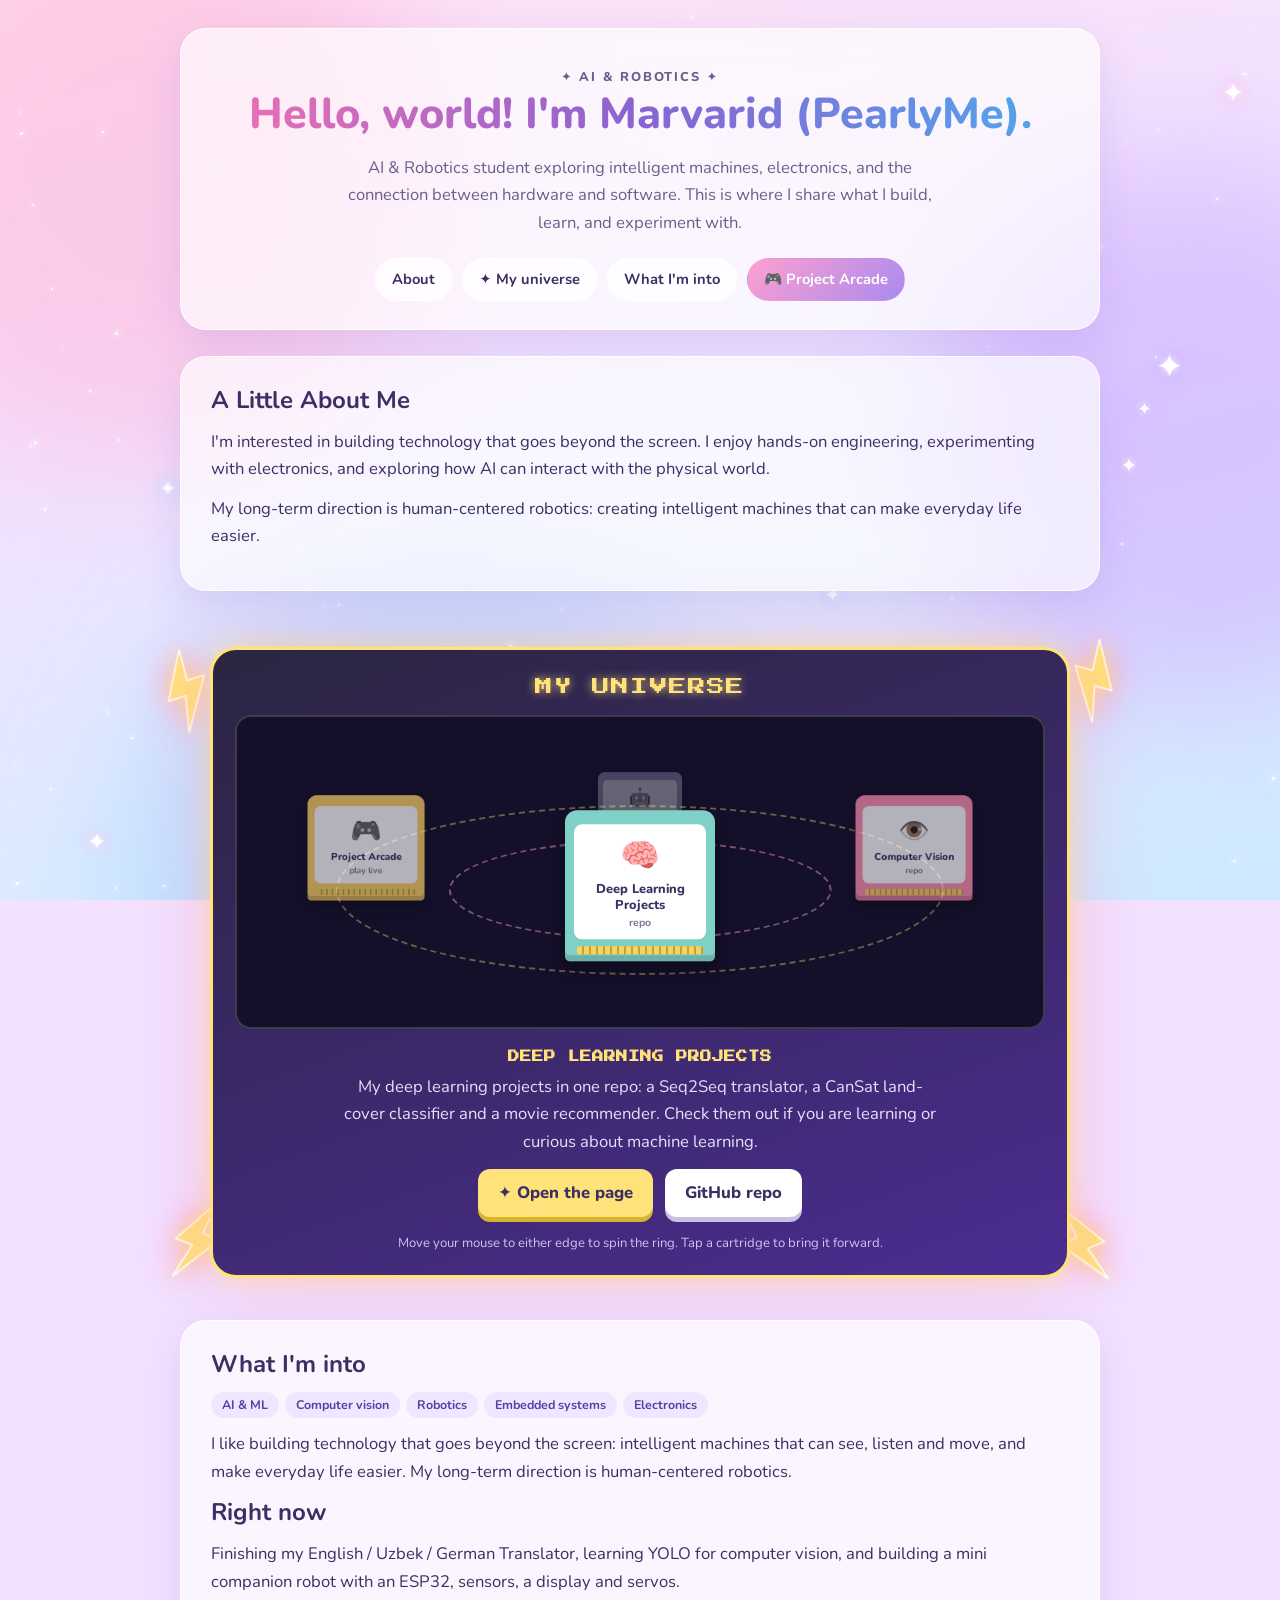
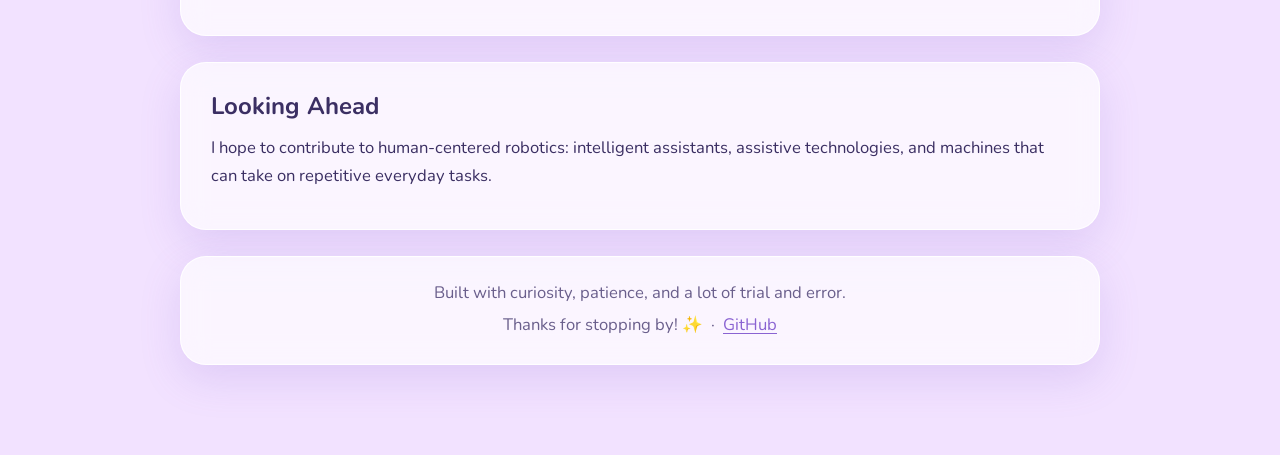
<file: index.html>
<!DOCTYPE html>
<html lang="en">
<head>
<meta charset="utf-8">
<meta name="viewport" content="width=device-width, initial-scale=1">
<meta name="color-scheme" content="light">
<title>Marvarid | AI & Robotics</title>
<meta name="description" content="AI & Robotics student exploring intelligent machines, electronics, and the connection between hardware and software.">
<link rel="preconnect" href="https://fonts.googleapis.com">
<link rel="preconnect" href="https://fonts.gstatic.com" crossorigin>
<link href="https://fonts.googleapis.com/css2?family=Nunito:wght@400;600;700;800&family=Press+Start+2P&display=swap" rel="stylesheet">
<style>

.sky {
  position: fixed; inset: 0; z-index: -1; overflow: hidden; pointer-events: none;
  background: linear-gradient(165deg, #ffe3f2 0%, #f2e2ff 38%, #dcebff 72%, #cde8ff 100%);
}
.sky .blob {
  position: absolute; border-radius: 50%; filter: blur(70px); opacity: .55;
  animation: drift 28s ease-in-out infinite alternate;
}
.sky .b1 { width: 46vmax; height: 46vmax; left: -12vmax; top: -10vmax; background: #ffb8dc; }
.sky .b2 { width: 42vmax; height: 42vmax; right: -14vmax; top: 18vh; background: #cfa8ff; animation-duration: 34s; }
.sky .b3 { width: 50vmax; height: 50vmax; left: 10vw; bottom: -24vmax; background: #9fd3ff; animation-duration: 40s; }
@keyframes drift { to { transform: translate(4vmax, 3vmax) scale(1.08); } }

.sky .star {
  position: absolute; border-radius: 50%; background: #fff;
  box-shadow: 0 0 6px 1px rgba(255, 255, 255, .9);
  animation: twinkle var(--d, 4s) ease-in-out var(--delay, 0s) infinite;
}
.sky .spark {
  position: absolute; width: var(--s, 14px); height: var(--s, 14px);
  background: url("data:image/svg+xml,%3Csvg xmlns='http://www.w3.org/2000/svg' viewBox='0 0 24 24'%3E%3Cpath fill='white' d='M12 0c.8 6.2 5.8 11.2 12 12-6.2.8-11.2 5.8-12 12-.8-6.2-5.8-11.2-12-12C6.2 11.2 11.2 6.2 12 0z'/%3E%3C/svg%3E") center / contain no-repeat;
  filter: drop-shadow(0 0 4px rgba(255, 255, 255, .95)) drop-shadow(0 0 8px var(--glow, rgba(255, 150, 210, .7)));
  animation: twinkle var(--d, 5s) ease-in-out var(--delay, 0s) infinite;
}
@keyframes twinkle { 0%, 100% { opacity: .25; transform: scale(.75); } 50% { opacity: 1; transform: scale(1.15); } }

.sky .shoot {
  position: absolute; top: 12%; left: -160px; width: 130px; height: 2px; border-radius: 2px; opacity: 0;
  background: linear-gradient(90deg, rgba(255, 255, 255, 0), #fff);
  box-shadow: 0 0 8px 1px rgba(255, 255, 255, .8);
  animation: shoot 16s linear 3s infinite;
}
@keyframes shoot {
  0% { transform: translate(0, 0) rotate(24deg); opacity: 0; }
  2% { opacity: 1; }
  9% { transform: translate(75vw, 34vh) rotate(24deg); opacity: 0; }
  100% { transform: translate(75vw, 34vh) rotate(24deg); opacity: 0; }
}

/* sparkle dust that follows a mouse pointer */
.dust {
  position: fixed; z-index: 9; width: 9px; height: 9px; pointer-events: none; margin: -4px 0 0 -4px;
  background: var(--h, #ff9fd0); border-radius: 50%; box-shadow: 0 0 8px 2px var(--h, #ff9fd0);
  animation: dust .8s ease-out forwards;
}
@keyframes dust { to { opacity: 0; transform: translateY(16px) scale(.2); } }

@media (prefers-reduced-motion: reduce) {
  .sky *, .dust { animation: none !important; }
  .sky .star, .sky .spark { opacity: .8; }
}

:root { color-scheme: light; --ink:#3b2f63; --muted:#6a5f8c; --pink:#ff8fc7; --purple:#8a63d2; --card:rgba(255,255,255,.66); --edge:rgba(255,255,255,.88); --px:"Press Start 2P", ui-monospace, "Courier New", monospace; }
* { box-sizing: border-box; }
html { scroll-behavior: smooth; }
body { margin:0; min-height:100vh; padding:28px 16px 64px; color:var(--ink); background:#f2e2ff; font-family:"Nunito", system-ui, -apple-system, "Segoe UI", sans-serif; font-size:1.04rem; line-height:1.65; display:flex; flex-direction:column; align-items:center; }
.page { width:100%; max-width:920px; }
a { color:var(--purple); text-underline-offset:3px; }
:focus-visible { outline:3px solid var(--pink); outline-offset:3px; border-radius:6px; }
.card { background:var(--card); border:1px solid var(--edge); border-radius:26px; padding:28px 30px; margin-bottom:26px; box-shadow:0 14px 40px rgba(138,99,210,.18); backdrop-filter:blur(14px); -webkit-backdrop-filter:blur(14px); }
.hero { text-align:center; padding:38px 30px 28px; }
.kicker { margin:0 0 6px; font-weight:800; letter-spacing:.14em; text-transform:uppercase; font-size:.8rem; color:var(--purple); }
h1 { margin:0 0 14px; font-size:clamp(1.7rem,5.4vw,2.7rem); line-height:1.2; font-weight:800; background:linear-gradient(90deg,#f06fb4,#8a63d2 50%,#4fa8ee); -webkit-background-clip:text; background-clip:text; -webkit-text-fill-color:transparent; }
.hero p { margin:0 auto; max-width:620px; color:var(--muted); }
.pills { display:flex; flex-wrap:wrap; justify-content:center; gap:10px; margin-top:22px; }
.pills a { text-decoration:none; font-weight:700; font-size:.92rem; color:var(--ink); background:rgba(255,255,255,.78); border:1px solid var(--edge); padding:8px 16px; border-radius:999px; transition:transform .2s, background .2s; }
.pills a:hover { transform:translateY(-2px); background:#fff; color:var(--purple); }
.pills a.hot { background:linear-gradient(135deg,#ff9fd0,#a98bef); color:#fff; border-color:transparent; }
h2 { margin:0 0 12px; font-size:1.5rem; line-height:1.3; }
p { margin:0 0 12px; }
.tags { list-style:none; display:flex; flex-wrap:wrap; gap:6px; padding:0; margin:0 0 12px; }
.tags li { font-size:.78rem; font-weight:700; padding:3px 11px; border-radius:999px; background:#efe6ff; color:#5a3ea6; }

/* ---------- the glowing cabinet with the orbit ---------- */
.showcase { position:relative; margin:6px 0 30px; padding:30px 0 12px; }
.cabinet { position:relative; max-width:860px; margin:0 auto; padding:22px 22px 20px; color:#fff; text-align:center; background:linear-gradient(160deg,#2b2540,#4b2c91); border-radius:26px; border:3px solid #ffe27a; box-shadow:0 0 26px rgba(255,226,122,.6), 0 0 80px rgba(255,143,199,.45); animation:pulse 3s ease-in-out infinite; }
@keyframes pulse { 50% { box-shadow:0 0 40px rgba(255,226,122,.9), 0 0 110px rgba(143,208,255,.6); } }
.marquee { font-family:var(--px); font-size:clamp(.8rem,3.4vw,1.1rem); color:#ffe27a; letter-spacing:.06em; margin:0 0 14px; text-shadow:0 0 10px rgba(255,226,122,.8); }
.screen { background:#14102a; border-radius:16px; border:2px solid rgba(255,255,255,.18); overflow:hidden; }
.stage { --rx:300px; position:relative; height:310px; outline-offset:-4px; touch-action:pan-y; }
.ring { position:absolute; left:50%; top:56%; transform:translate(-50%,-50%); border-radius:50%; border:2px dashed rgba(255,226,122,.38); pointer-events:none; }
.ring.r1 { width:calc(var(--rx)*2 + 60px); height:170px; }
.ring.r2 { width:calc(var(--rx)*1.25 + 40px); height:100px; border-color:rgba(255,159,208,.45); }
.cart { all:unset; box-sizing:border-box; position:absolute; left:50%; top:50%; width:150px; cursor:pointer; background:var(--c); border-radius:12px 12px 5px 5px; padding:14px 9px 22px; box-shadow:inset 0 -6px 0 rgba(0,0,0,.15), 0 8px 18px rgba(0,0,0,.4); will-change:transform; }
.cart::after { content:""; position:absolute; left:12px; right:12px; bottom:7px; height:8px; border-radius:2px; background:repeating-linear-gradient(90deg,#f6d365 0 5px,#c9a227 5px 7px); }
.cart:focus-visible { outline:3px solid #fff; }
.cart .lab { display:block; background:#fff; color:#3b2f63; border-radius:8px; padding:12px 6px 10px; font-size:.8rem; font-weight:800; line-height:1.25; text-align:center; word-break:break-word; }
.cart .lab i { display:block; font-style:normal; font-size:2rem; margin-bottom:5px; }
.cart .lab small { display:block; font-weight:700; color:#7d7798; margin-top:3px; }
.cart.soon { filter:grayscale(.55); }
.edge { all:unset; box-sizing:border-box; position:absolute; top:0; bottom:0; width:16%; z-index:300; display:flex; align-items:center; justify-content:center; font-size:3rem; font-weight:800; color:#ffe27a; cursor:pointer; opacity:0; transition:opacity .25s; text-shadow:0 0 14px rgba(255,226,122,.9); }
.edge.l { left:0; background:linear-gradient(90deg,rgba(255,226,122,.30),transparent); }
.edge.r { right:0; background:linear-gradient(270deg,rgba(255,226,122,.30),transparent); }
.edge:hover, .edge.on, .edge:focus-visible { opacity:1; }
.info { min-height:150px; padding:18px 8px 4px; }
.info h3 { margin:0 0 8px; font-family:var(--px); font-size:.72rem; line-height:1.6; color:#ffe27a; }
.info p { max-width:600px; margin:0 auto 14px; color:#e8defa; }
.acts { display:flex; flex-wrap:wrap; gap:12px; justify-content:center; }
.btn { display:inline-block; text-decoration:none; font-weight:800; color:#3b2f63; background:#ffe27a; padding:10px 20px; border-radius:12px; box-shadow:0 5px 0 #d9b52e; transition:transform .15s, box-shadow .15s; }
.btn:hover { color:#3b2f63; transform:translateY(2px); box-shadow:0 3px 0 #d9b52e; }
.btn.alt { background:#fff; box-shadow:0 5px 0 #c9bfe6; }
.badge { display:inline-block; font-family:var(--px); font-size:.6rem; padding:10px 14px; border-radius:8px; background:rgba(255,255,255,.14); color:#e8defa; }
.hint { margin:12px 0 0; font-size:.82rem; color:#cfc4ee; }

.bolt { position:absolute; width:54px; height:86px; pointer-events:none; filter:drop-shadow(0 0 8px #ffe27a) drop-shadow(0 0 16px #ff9fd0); animation:zap 2.4s infinite; }
.bolt path { fill:#ffe27a; stroke:#fff; stroke-width:1.5; stroke-linejoin:round; }
.bolt.t1 { left:calc(50% - 480px); top:30px; transform:rotate(-18deg); }
.bolt.t2 { right:calc(50% - 480px); top:20px; transform:rotate(16deg) scaleX(-1); animation-delay:-.8s; }
.bolt.t3 { left:calc(50% - 470px); bottom:6px; transform:rotate(20deg); animation-delay:-1.5s; }
.bolt.t4 { right:calc(50% - 470px); bottom:2px; transform:rotate(-22deg) scaleX(-1); animation-delay:-2s; }
@keyframes zap { 0%,100% { opacity:.15; } 8% { opacity:1; } 14% { opacity:.3; } 20% { opacity:1; } 32% { opacity:.2; } }

footer.hero { padding:22px 30px; }
footer.hero p { margin-bottom:4px; }

@media (max-width:760px) {
  body { padding:18px 12px 48px; }
  .card, .hero { padding:22px 18px; border-radius:22px; }
  .bolt.t1, .bolt.t3 { left:2px; } .bolt.t2, .bolt.t4 { right:2px; }
  .bolt { width:36px; height:58px; }
  .cabinet { padding:16px 10px 16px; }
  .stage { height:270px; } .cart { width:112px; padding:10px 6px 18px; } .cart .lab { font-size:.7rem; } .cart .lab i { font-size:1.5rem; }
  .ring.r1 { height:130px; } .ring.r2 { height:76px; }
}
@media (prefers-reduced-motion: reduce) { html { scroll-behavior:auto; } .cabinet, .bolt { animation:none !important; } .bolt { opacity:.8; } }
</style>
</head>
<body>
<div class="page">

  <header class="hero card">
    <p class="kicker">✦ AI &amp; Robotics ✦</p>
    <h1>Hello, world! I'm Marvarid (PearlyMe).</h1>
    <p>AI &amp; Robotics student exploring intelligent machines, electronics, and the connection between hardware and software. This is where I share what I build, learn, and experiment with.</p>
    <nav class="pills" aria-label="Sections">
      <a href="#about">About</a>
      <a href="#universe">✦ My universe</a>
      <a href="#now">What I'm into</a>
      <a class="hot" href="arcade.html">🎮 Project Arcade</a>
    </nav>
  </header>

  <section class="card" id="about">
    <h2>A Little About Me</h2>
    <p>I'm interested in building technology that goes beyond the screen. I enjoy hands-on engineering, experimenting with electronics, and exploring how AI can interact with the physical world.</p>
    <p>My long-term direction is human-centered robotics: creating intelligent machines that can make everyday life easier.</p>
  </section>

  <section id="universe" class="showcase" aria-label="My universe of projects">
    <svg class="bolt t1" viewBox="0 0 54 86" aria-hidden="true"><path d="M32 2 6 48h18L16 84 48 34H30z"/></svg>
    <svg class="bolt t2" viewBox="0 0 54 86" aria-hidden="true"><path d="M32 2 6 48h18L16 84 48 34H30z"/></svg>
    <svg class="bolt t3" viewBox="0 0 54 86" aria-hidden="true"><path d="M32 2 6 48h18L16 84 48 34H30z"/></svg>
    <svg class="bolt t4" viewBox="0 0 54 86" aria-hidden="true"><path d="M32 2 6 48h18L16 84 48 34H30z"/></svg>

    <div class="cabinet">
      <p class="marquee">MY UNIVERSE</p>
      <div class="screen">
        <div class="stage" id="stage" tabindex="0" aria-label="Project carousel. Use the left and right arrow keys to spin it.">
          <i class="ring r1"></i><i class="ring r2"></i>
          <div id="orbit"></div>
          <button class="edge l" id="prev" type="button" aria-label="Previous">&#8249;</button>
          <button class="edge r" id="next" type="button" aria-label="Next">&#8250;</button>
        </div>
      </div>
      <div class="info" id="info" aria-live="polite"></div>
      <p class="hint">Move your mouse to either edge to spin the ring. Tap a cartridge to bring it forward.</p>
    </div>
  </section>

  <section class="card" id="now">
    <h2>What I'm into</h2>
    <ul class="tags"><li>AI &amp; ML</li><li>Computer vision</li><li>Robotics</li><li>Embedded systems</li><li>Electronics</li></ul>
    <p>I like building technology that goes beyond the screen: intelligent machines that can see, listen and move, and make everyday life easier. My long-term direction is human-centered robotics.</p>
    <h2>Right now</h2>
    <p>Finishing my English / Uzbek / German Translator, learning YOLO for computer vision, and building a mini companion robot with an ESP32, sensors, a display and servos.</p>
  </section>

  <section class="card" id="ahead">
    <h2>Looking Ahead</h2>
    <p>I hope to contribute to human-centered robotics: intelligent assistants, assistive technologies, and machines that can take on repetitive everyday tasks.</p>
  </section>

  <footer class="hero card">
    <p>Built with curiosity, patience, and a lot of trial and error.</p>
    <p>Thanks for stopping by! ✨ &nbsp;·&nbsp; <a href="https://github.com/PearlM-457" target="_blank" rel="noopener">GitHub</a></p>
  </footer>
</div>

<script>
(function () {
  if (document.querySelector(".sky")) return;
  var small = innerWidth < 700;
  var sky = document.createElement("div");
  sky.className = "sky";
  sky.setAttribute("aria-hidden", "true");
  sky.innerHTML = '<i class="blob b1"></i><i class="blob b2"></i><i class="blob b3"></i><i class="shoot"></i>';

  var i, el, r = Math.random;
  for (i = 0; i < (small ? 45 : 95); i++) {          // tiny stars
    el = document.createElement("i");
    el.className = "star";
    var s = r() * 2.2 + 1;
    el.style.cssText = "left:" + r() * 100 + "%;top:" + r() * 100 + "%;width:" + s + "px;height:" + s + "px;" +
      "--d:" + (3 + r() * 4) + "s;--delay:-" + r() * 6 + "s";
    sky.appendChild(el);
  }
  var glows = ["rgba(255,150,210,.75)", "rgba(180,150,255,.75)", "rgba(130,200,255,.8)"];
  for (i = 0; i < (small ? 7 : 14); i++) {            // 4-point sparkles
    el = document.createElement("i");
    el.className = "spark";
    el.style.cssText = "left:" + r() * 96 + "%;top:" + r() * 96 + "%;--s:" + (10 + r() * 14) + "px;" +
      "--d:" + (4 + r() * 4) + "s;--delay:-" + r() * 6 + "s;--glow:" + glows[i % 3];
    sky.appendChild(el);
  }
  document.body.prepend(sky);

  if (matchMedia("(prefers-reduced-motion: reduce)").matches) return;
  var last = 0, colors = ["#ff9fd0", "#b9a0ff", "#8fd0ff"], n = 0;
  addEventListener("pointermove", function (e) {      // dust trail, mouse only
    if (e.pointerType !== "mouse") return;
    var t = performance.now();
    if (t - last < 70) return;
    last = t;
    var d = document.createElement("i");
    d.className = "dust";
    d.style.left = e.clientX + "px";
    d.style.top = e.clientY + "px";
    d.style.setProperty("--h", colors[n++ % 3]);
    document.body.appendChild(d);
    d.addEventListener("animationend", function () { d.remove(); });
  }, { passive: true });
})();

</script>
<script>
/* ===== EDIT THE RING HERE: one block per cartridge. soon:true greys it out. ===== */
const ITEMS = [
  { emoji:"🎮", name:"Project Arcade", sub:"play live", color:"#ffd166",
    desc:"Try my live demos right in your browser, with nothing to install. Right now: the English / Uzbek / German Translator, with more cartridges on the way.",
    links:[{ t:"▶ Open the Arcade", href:"arcade.html" }] },
  { emoji:"🧠", name:"Deep Learning Projects", sub:"repo", color:"#7fd1c7",
    desc:"My deep learning projects in one repo: a Seq2Seq translator, a CanSat land-cover classifier and a movie recommender. Check them out if you are learning or curious about machine learning.",
    links:[{ t:"✦ Open the page", href:"https://pearlm-457.github.io/Deep_Learning_Projects/" }, { t:"GitHub repo", href:"https://github.com/PearlM-457/Deep_Learning_Projects", alt:true }] },
  { emoji:"👁️", name:"Computer Vision", sub:"repo", color:"#ff8fb1",
    desc:"Computer vision projects: Air Painter lets you draw in the air with your hand, right in the browser. YOLO object detection is next.",
    links:[{ t:"▶ Try Air Painter", href:"https://pearlm-457.github.io/Computer_Vision_Projects/01-hand-tracking/web/" }, { t:"Open the page", href:"https://pearlm-457.github.io/Computer_Vision_Projects/", alt:true }, { t:"GitHub repo", href:"https://github.com/PearlM-457/Computer_Vision_Projects", alt:true }] },
  { emoji:"🤖", name:"Robotics", sub:"coming soon", color:"#a9a1f2", soon:true,
    desc:"A mini companion robot with an ESP32, sensors, a display and servos, plus ROS2 experiments." },
];

(function () {
  var n = ITEMS.length, half = Math.floor(n / 2);
  var stage = document.getElementById("stage"), orbit = document.getElementById("orbit"), info = document.getElementById("info");
  var reduce = matchMedia("(prefers-reduced-motion: reduce)").matches;
  var pos = 1, target = 1, shown = -1, RX = 300;

  orbit.innerHTML = ITEMS.map(function (p, i) {
    return '<button class="cart' + (p.soon ? " soon" : "") + '" data-i="' + i + '" type="button" style="--c:' + p.color + '">' +
      '<span class="lab"><i aria-hidden="true">' + p.emoji + "</i>" + p.name + "<small>" + p.sub + "</small></span></button>";
  }).join("");
  var carts = [].slice.call(orbit.children);

  function sel() { return ((Math.round(target) % n) + n) % n; }
  function render() {
    for (var i = 0; i < n; i++) {
      var d = (((i - pos + n / 2) % n) + n) % n - n / 2;
      var th = d * 2 * Math.PI / n, z = Math.cos(th), k = (z + 1) / 2;
      var x = Math.sin(th) * RX, y = -(1 - z) * 38 + 14, s = 0.56 + 0.44 * k;
      var c = carts[i];
      c.style.transform = "translate(-50%,-50%) translate(" + x.toFixed(1) + "px," + y.toFixed(1) + "px) scale(" + s.toFixed(3) + ")";
      c.style.opacity = (0.35 + 0.65 * k).toFixed(2);
      c.style.zIndex = Math.round(k * 100);
    }
  }
  function esc(s) { return String(s).replace(/[&<>"]/g, function (m) { return { "&": "&amp;", "<": "&lt;", ">": "&gt;", '"': "&quot;" }[m]; }); }
  function showInfo() {
    var s = sel(); if (s === shown) return; shown = s;
    var p = ITEMS[s], h = "<h3>" + esc(p.name).toUpperCase() + "</h3><p>" + esc(p.desc) + "</p>";
    if (p.soon) h += '<span class="badge">COMING SOON</span>';
    else h += '<div class="acts">' + p.links.map(function (l) {
      var ext = /^https?:/.test(l.href);
      return '<a class="btn' + (l.alt ? " alt" : "") + '" href="' + esc(l.href) + '"' + (ext ? ' target="_blank" rel="noopener"' : "") + ">" + esc(l.t) + "</a>";
    }).join("") + "</div>";
    info.innerHTML = h;
  }
  function loop() {
    var diff = target - pos;
    if (Math.abs(diff) > 0.002) { pos = reduce ? target : pos + diff * 0.14; render(); } else if (pos !== target) { pos = target; render(); }
    showInfo(); requestAnimationFrame(loop);
  }
  function size() { RX = Math.min(310, stage.clientWidth * 0.34); stage.style.setProperty("--rx", RX + "px"); render(); }
  addEventListener("resize", size); size(); loop();

  function step(d) { target = Math.round(target) + d; }
  document.getElementById("prev").addEventListener("click", function () { step(-1); });
  document.getElementById("next").addEventListener("click", function () { step(1); });
  stage.addEventListener("keydown", function (e) {
    if (e.key === "ArrowLeft") { step(-1); e.preventDefault(); } else if (e.key === "ArrowRight") { step(1); e.preventDefault(); }
  });

  /* edge hover (mouse): near the left/right edge the ring keeps turning */
  var dir = 0, timer = null, L = document.getElementById("prev"), R = document.getElementById("next");
  function setDir(d) {
    if (d === dir) return; dir = d; clearInterval(timer);
    L.classList.toggle("on", d < 0); R.classList.toggle("on", d > 0);
    if (d) { step(d); timer = setInterval(function () { step(d); }, 1100); }
  }
  stage.addEventListener("pointermove", function (e) {
    if (e.pointerType !== "mouse") return;
    var r = stage.getBoundingClientRect(), fx = (e.clientX - r.left) / r.width;
    setDir(fx < 0.16 ? -1 : fx > 0.84 ? 1 : 0);
  });
  stage.addEventListener("pointerleave", function () { setDir(0); });

  /* touch swipe */
  var sx = null, swiped = false;
  stage.addEventListener("pointerdown", function (e) { if (e.pointerType !== "mouse") { sx = e.clientX; swiped = false; } });
  stage.addEventListener("pointerup", function (e) {
    if (sx === null) return; var dx = e.clientX - sx; sx = null;
    if (Math.abs(dx) > 45) { step(dx < 0 ? 1 : -1); swiped = true; }
  });

  /* click a cartridge: bring it to the front (the front one scrolls to its buttons) */
  orbit.addEventListener("click", function (e) {
    var b = e.target.closest(".cart"); if (!b || swiped) { swiped = false; return; }
    var i = +b.dataset.i, d = (((i - sel() + half) % n) + n) % n - half;
    if (d === 0) { info.scrollIntoView({ behavior: reduce ? "auto" : "smooth", block: "nearest" }); } else step(d);
  });
})();
</script>
</body>
</html>
</file>
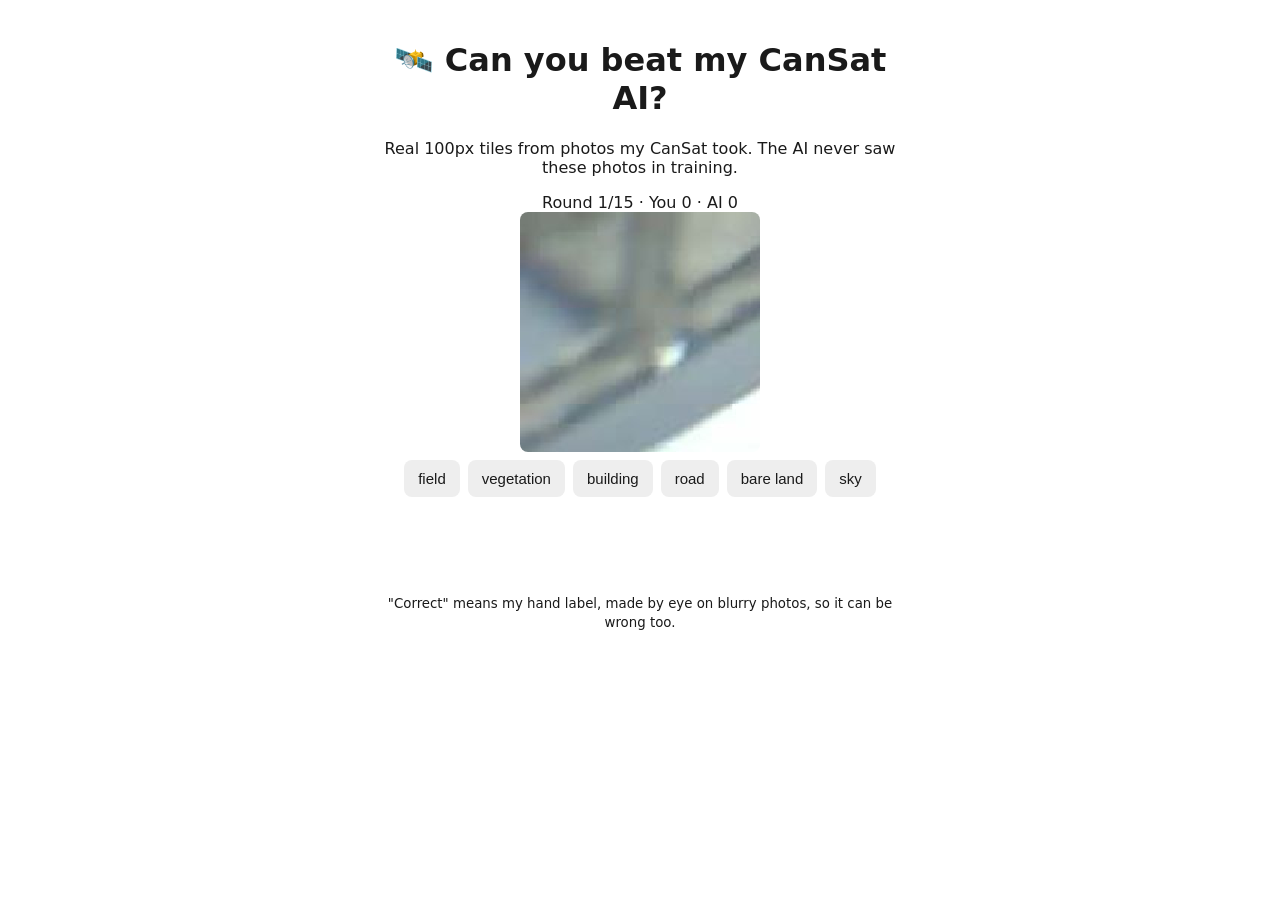
<file: game.html>
<!doctype html><html lang="en"><head><meta charset="utf-8">
<meta name="viewport" content="width=device-width,initial-scale=1">
<title>Can you beat my CanSat AI?</title>
<style>
:root{--bg:#fff;--fg:#1a1a1a;--card:#eee}
@media(prefers-color-scheme:dark){:root{--bg:#14161a;--fg:#eee;--card:#262a31}}
body{font-family:system-ui,sans-serif;background:var(--bg);color:var(--fg);max-width:520px;margin:0 auto;padding:20px;text-align:center}
img{width:240px;height:240px;image-rendering:pixelated;border-radius:8px}
button{margin:4px;padding:10px 14px;border:0;border-radius:8px;background:var(--card);color:var(--fg);font-size:15px;cursor:pointer}
#res{min-height:64px;margin:12px 0}
</style></head><body>
<h1>🛰️ Can you beat my CanSat AI?</h1>
<p>Real 100px tiles from photos my CanSat took. The AI never saw these photos in training.</p>
<div id="score"></div><img id="tile" alt="aerial tile"><div id="btns"></div>
<div id="res"></div><button id="next" hidden>Next ▶</button>
<p><small>"Correct" means my hand label, made by eye on blurry photos, so it can be wrong too.</small></p>
<script>
const DATA=[{"img": "[data-uri]", "truth": "bare_land", "ai": "bare_land", "conf": 0.98}, {"img": "[data-uri]", "truth": "bare_land", "ai": "bare_land", "conf": 0.98}, {"img": "[data-uri]", "truth": "bare_land", "ai": "bare_land", "conf": 0.94}, {"img": "[data-uri]", "truth": "bare_land", "ai": "bare_land", "conf": 0.87}, {"img": "[data-uri]", "truth": "bare_land", "ai": "field", "conf": 0.97}, {"img": "[data-uri]", "truth": "bare_land", "ai": "bare_land", "conf": 0.94}, {"img": "[data-uri]", "truth": "bare_land", "ai": "bare_land", "conf": 0.84}, {"img": "[data-uri]", "truth": "bare_land", "ai": "bare_land", "conf": 0.63}, {"img": "[data-uri]", "truth": "bare_land", "ai": "bare_land", "conf": 0.91}, {"img": "[data-uri]", "truth": "building", "ai": "building", "conf": 0.54}, {"img": "[data-uri]", "truth": "building", "ai": "building", "conf": 0.95}, {"img": "[data-uri]", "truth": "field", "ai": "field", "conf": 0.99}, {"img": "[data-uri]", "truth": "field", "ai": "field", "conf": 1.0}, {"img": "[data-uri]", "truth": "field", "ai": "field", "conf": 1.0}, {"img": "[data-uri]", "truth": "field", "ai": "field", "conf": 0.95}, {"img": "[data-uri]", "truth": "field", "ai": "field", "conf": 0.99}, {"img": "[data-uri]", "truth": "field", "ai": "field", "conf": 1.0}, {"img": "[data-uri]", "truth": "field", "ai": "field", "conf": 1.0}, {"img": "[data-uri]", "truth": "field", "ai": "field", "conf": 1.0}, {"img": "[data-uri]", "truth": "field", "ai": "field", "conf": 0.99}, {"img": "[data-uri]", "truth": "field", "ai": "bare_land", "conf": 0.94}, {"img": "[data-uri]", "truth": "bare_land", "ai": "bare_land", "conf": 0.97}, {"img": "[data-uri]", "truth": "bare_land", "ai": "bare_land", "conf": 0.66}, {"img": "[data-uri]", "truth": "bare_land", "ai": "bare_land", "conf": 0.98}, {"img": "[data-uri]", "truth": "bare_land", "ai": "bare_land", "conf": 0.92}, {"img": "[data-uri]", "truth": "road", "ai": "bare_land", "conf": 0.98}, {"img": "[data-uri]", "truth": "bare_land", "ai": "building", "conf": 0.68}, {"img": "[data-uri]", "truth": "field", "ai": "bare_land", "conf": 0.92}, {"img": "[data-uri]", "truth": "bare_land", "ai": "bare_land", "conf": 0.76}, {"img": "[data-uri]", "truth": "bare_land", "ai": "bare_land", "conf": 0.84}, {"img": "[data-uri]", "truth": "bare_land", "ai": "bare_land", "conf": 1.0}, {"img": "[data-uri]", "truth": "road", "ai": "road", "conf": 0.61}, {"img": "[data-uri]", "truth": "bare_land", "ai": "building", "conf": 0.38}, {"img": "[data-uri]", "truth": "bare_land", "ai": "building", "conf": 0.94}, {"img": "[data-uri]", "truth": "bare_land", "ai": "vegetation", "conf": 0.66}, {"img": "[data-uri]", "truth": "bare_land", "ai": "bare_land", "conf": 0.86}, {"img": "[data-uri]", "truth": "bare_land", "ai": "bare_land", "conf": 0.82}, {"img": "[data-uri]", "truth": "road", "ai": "bare_land", "conf": 0.64}, {"img": "[data-uri]", "truth": "bare_land", "ai": "vegetation", "conf": 0.9}, {"img": "[data-uri]", "truth": "bare_land", "ai": "building", "conf": 0.98}, {"img": "[data-uri]", "truth": "bare_land", "ai": "vegetation", "conf": 0.8}, {"img": "[data-uri]", "truth": "field", "ai": "field", "conf": 0.48}, {"img": "[data-uri]", "truth": "road", "ai": "bare_land", "conf": 0.79}, {"img": "[data-uri]", "truth": "field", "ai": "building", "conf": 0.38}, {"img": "[data-uri]", "truth": "field", "ai": "bare_land", "conf": 0.74}, {"img": "[data-uri]", "truth": "bare_land", "ai": "bare_land", "conf": 0.67}, {"img": "[data-uri]", "truth": "road", "ai": "bare_land", "conf": 0.98}, {"img": "[data-uri]", "truth": "field", "ai": "field", "conf": 0.93}, {"img": "[data-uri]", "truth": "field", "ai": "field", "conf": 0.69}, {"img": "[data-uri]", "truth": "field", "ai": "field", "conf": 0.83}, {"img": "[data-uri]", "truth": "field", "ai": "field", "conf": 0.89}, {"img": "[data-uri]", "truth": "bare_land", "ai": "bare_land", "conf": 0.98}, {"img": "[data-uri]", "truth": "bare_land", "ai": "bare_land", "conf": 0.99}, {"img": "[data-uri]", "truth": "field", "ai": "field", "conf": 0.74}, {"img": "[data-uri]", "truth": "field", "ai": "field", "conf": 0.66}, {"img": "[data-uri]", "truth": "field", "ai": "field", "conf": 0.32}], CLASSES=["field", "vegetation", "building", "road", "bare_land", "sky"], ROUNDS=15;
const $=id=>document.getElementById(id);
let order=DATA.map((_,k)=>k).sort(()=>Math.random()-.5).slice(0,ROUNDS), i=0, you=0, ai=0, locked=false;
$('btns').innerHTML=CLASSES.map(c=>`<button data-c="${c}">${c.replace('_',' ')}</button>`).join('');
const bar=()=>{$('score').textContent=`Round ${Math.min(i+1,order.length)}/${order.length} · You ${you} · AI ${ai}`};
function show(){
  if(i>=order.length){
    $('tile').hidden=true; $('btns').hidden=true; $('next').hidden=true; $('score').textContent='';
    $('res').innerHTML=`<h2>You ${you} · AI ${ai} (out of ${order.length})</h2>`+
      (you>ai?'You beat the AI! 🏆':you==ai?'A tie! 🤝':'The AI wins this time 🤖')+
      '<br><button onclick="location.reload()">Play again</button>';
    return;}
  $('tile').src=DATA[order[i]].img; $('res').textContent=''; $('next').hidden=true; locked=false; bar();
}
$('btns').onclick=e=>{
  const c=e.target.dataset.c; if(!c||locked) return; locked=true;
  const d=DATA[order[i]];
  if(c===d.truth) you++; if(d.ai===d.truth) ai++;
  $('res').innerHTML=`${c===d.truth?'✅':'❌'} Hand label: <b>${d.truth.replace('_',' ')}</b><br>`+
    `AI said <b>${d.ai.replace('_',' ')}</b> (${Math.round(d.conf*100)}% sure) ${d.ai===d.truth?'✅':'❌'}`;
  $('next').hidden=false; bar();
};
$('next').onclick=()=>{i++;show()};
show();
</script></body></html>
</file>
